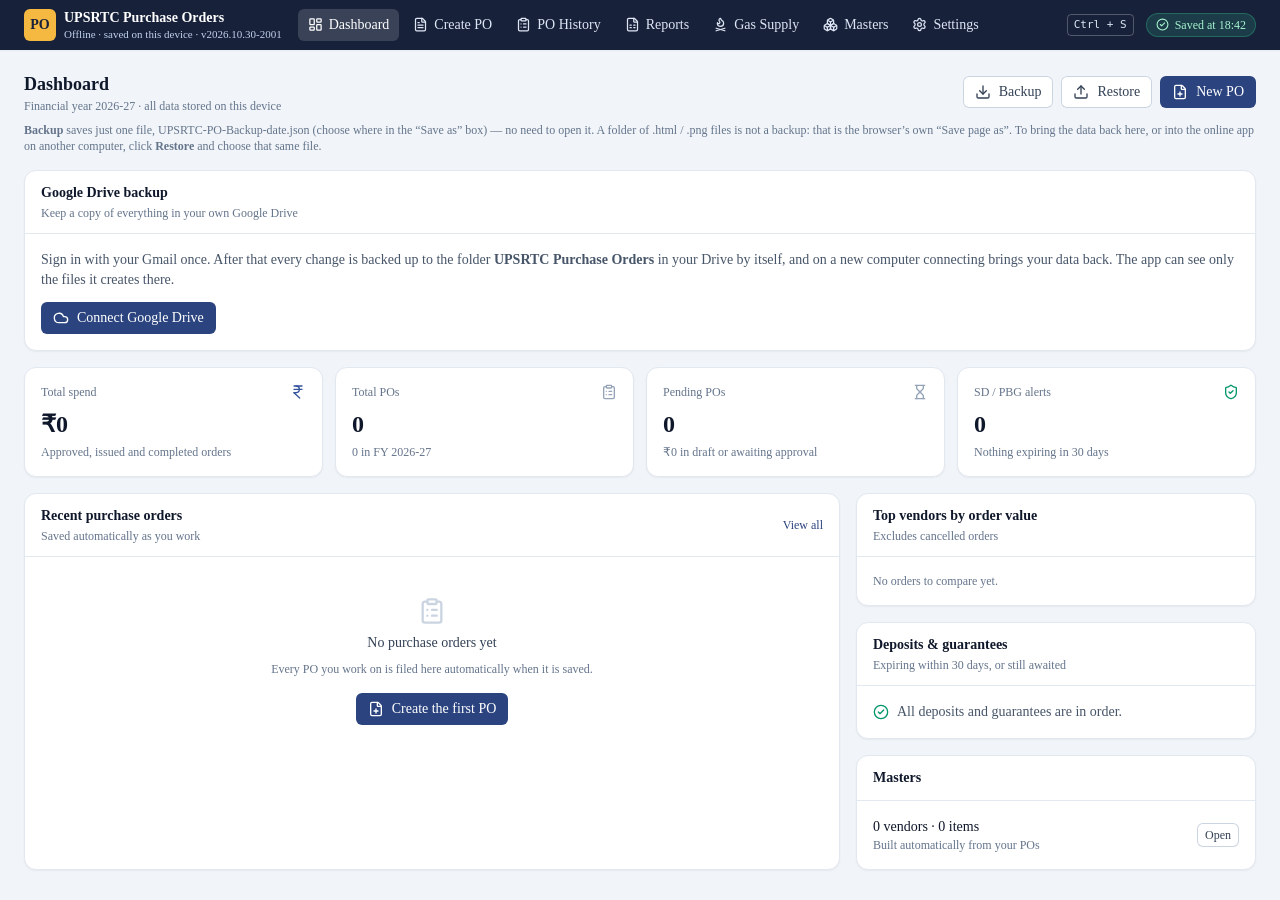
<file: index.html>
<!doctype html>
<html lang="en">
  <head>
    <meta charset="UTF-8" />
    <link rel="icon" type="image/svg+xml" href="./favicon.svg" />
    <link rel="manifest" href="./manifest.webmanifest" />
    <link rel="apple-touch-icon" href="./icons/apple-touch-icon.png" />
    <meta name="viewport" content="width=device-width, initial-scale=1.0" />
    <meta name="theme-color" content="#18213a" />
    <meta name="description" content="Offline Purchase Order management for Uttar Pradesh State Road Transport Corporation" />
    <title>UPSRTC Purchase Orders</title>
    <script type="module" crossorigin src="./assets/index-DYYd033g.js"></script>
    <link rel="stylesheet" crossorigin href="./assets/index-CMRLVIjp.css">
  </head>
  <body>
    <div id="root"></div>
  </body>
</html>
</file>
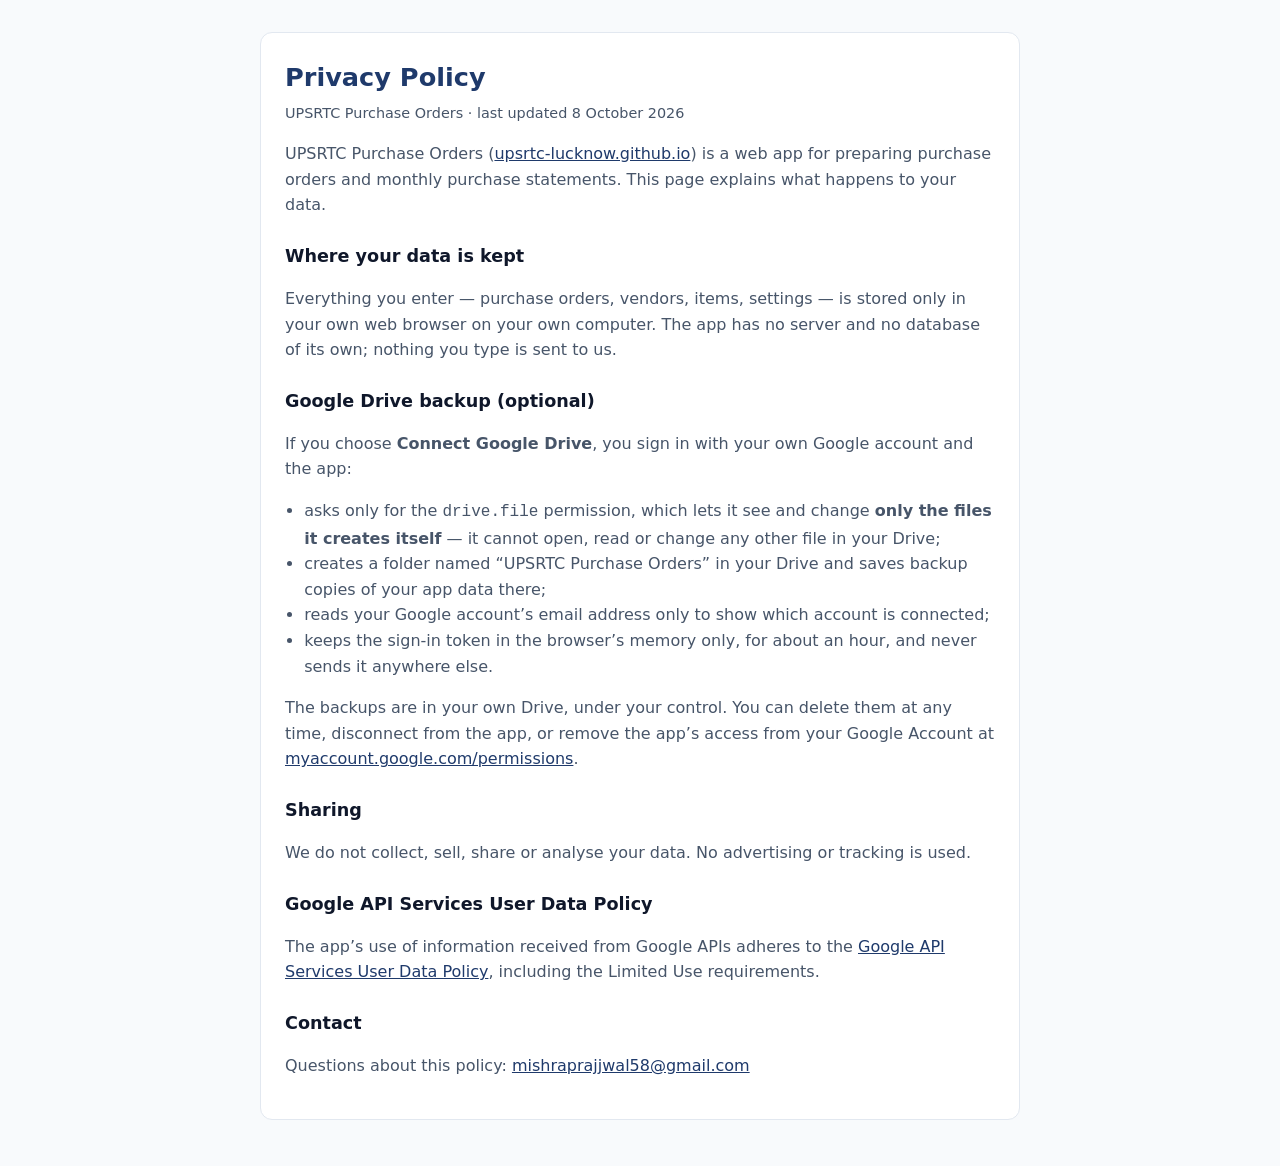
<file: privacy.html>
<!doctype html>
<html lang="en">
  <head>
    <meta charset="UTF-8" />
    <meta name="viewport" content="width=device-width, initial-scale=1.0" />
    <title>Privacy Policy — UPSRTC Purchase Orders</title>
    <style>
      :root {
        --bg: #f8fafc;
        --card: #ffffff;
        --ink: #0f172a;
        --muted: #475569;
        --rule: #e2e8f0;
        --accent: #1f3a6b;
      }
      @media (prefers-color-scheme: dark) {
        :root {
          --bg: #0f172a;
          --card: #111c33;
          --ink: #e2e8f0;
          --muted: #94a3b8;
          --rule: #1e2a44;
          --accent: #93b4e8;
        }
      }
      body {
        margin: 0;
        background: var(--bg);
        color: var(--ink);
        font: 16px/1.6 "Segoe UI", system-ui, -apple-system, Roboto, Arial, sans-serif;
      }
      main {
        max-width: 760px;
        margin: 0 auto;
        padding: 32px 16px 48px;
      }
      article {
        background: var(--card);
        border: 1px solid var(--rule);
        border-radius: 12px;
        padding: 24px;
      }
      h1 {
        margin: 0 0 4px;
        font-size: 1.6rem;
        color: var(--accent);
      }
      h2 {
        margin: 24px 0 6px;
        font-size: 1.1rem;
      }
      p,
      li {
        color: var(--muted);
      }
      ul {
        padding-left: 1.2rem;
      }
      a {
        color: var(--accent);
      }
      .updated {
        margin: 0 0 16px;
        font-size: 0.9rem;
      }
    </style>
  </head>
  <body>
    <main>
      <article>
        <h1>Privacy Policy</h1>
        <p class="updated">UPSRTC Purchase Orders · last updated 8 October 2026</p>

        <p>
          UPSRTC Purchase Orders (<a href="https://upsrtc-lucknow.github.io/">upsrtc-lucknow.github.io</a>) is a web app for
          preparing purchase orders and monthly purchase statements. This page explains what happens to your data.
        </p>

        <h2>Where your data is kept</h2>
        <p>
          Everything you enter — purchase orders, vendors, items, settings — is stored only in your own web browser on your
          own computer. The app has no server and no database of its own; nothing you type is sent to us.
        </p>

        <h2>Google Drive backup (optional)</h2>
        <p>If you choose <strong>Connect Google Drive</strong>, you sign in with your own Google account and the app:</p>
        <ul>
          <li>
            asks only for the <code>drive.file</code> permission, which lets it see and change <strong>only the files it
            creates itself</strong> — it cannot open, read or change any other file in your Drive;
          </li>
          <li>creates a folder named “UPSRTC Purchase Orders” in your Drive and saves backup copies of your app data there;</li>
          <li>reads your Google account’s email address only to show which account is connected;</li>
          <li>keeps the sign-in token in the browser’s memory only, for about an hour, and never sends it anywhere else.</li>
        </ul>
        <p>
          The backups are in your own Drive, under your control. You can delete them at any time, disconnect from the app, or
          remove the app’s access from your Google Account at
          <a href="https://myaccount.google.com/permissions">myaccount.google.com/permissions</a>.
        </p>

        <h2>Sharing</h2>
        <p>We do not collect, sell, share or analyse your data. No advertising or tracking is used.</p>

        <h2>Google API Services User Data Policy</h2>
        <p>
          The app’s use of information received from Google APIs adheres to the
          <a href="https://developers.google.com/terms/api-services-user-data-policy">Google API Services User Data Policy</a>,
          including the Limited Use requirements.
        </p>

        <h2>Contact</h2>
        <p>Questions about this policy: <a href="mailto:mishraprajjwal58@gmail.com">mishraprajjwal58@gmail.com</a></p>
      </article>
    </main>
  </body>
</html>
</file>
<file: assets/index-CMRLVIjp.css>
*,:before,:after{--tw-border-spacing-x: 0;--tw-border-spacing-y: 0;--tw-translate-x: 0;--tw-translate-y: 0;--tw-rotate: 0;--tw-skew-x: 0;--tw-skew-y: 0;--tw-scale-x: 1;--tw-scale-y: 1;--tw-pan-x: ;--tw-pan-y: ;--tw-pinch-zoom: ;--tw-scroll-snap-strictness: proximity;--tw-gradient-from-position: ;--tw-gradient-via-position: ;--tw-gradient-to-position: ;--tw-ordinal: ;--tw-slashed-zero: ;--tw-numeric-figure: ;--tw-numeric-spacing: ;--tw-numeric-fraction: ;--tw-ring-inset: ;--tw-ring-offset-width: 0px;--tw-ring-offset-color: #fff;--tw-ring-color: rgb(59 130 246 / .5);--tw-ring-offset-shadow: 0 0 #0000;--tw-ring-shadow: 0 0 #0000;--tw-shadow: 0 0 #0000;--tw-shadow-colored: 0 0 #0000;--tw-blur: ;--tw-brightness: ;--tw-contrast: ;--tw-grayscale: ;--tw-hue-rotate: ;--tw-invert: ;--tw-saturate: ;--tw-sepia: ;--tw-drop-shadow: ;--tw-backdrop-blur: ;--tw-backdrop-brightness: ;--tw-backdrop-contrast: ;--tw-backdrop-grayscale: ;--tw-backdrop-hue-rotate: ;--tw-backdrop-invert: ;--tw-backdrop-opacity: ;--tw-backdrop-saturate: ;--tw-backdrop-sepia: ;--tw-contain-size: ;--tw-contain-layout: ;--tw-contain-paint: ;--tw-contain-style: }::backdrop{--tw-border-spacing-x: 0;--tw-border-spacing-y: 0;--tw-translate-x: 0;--tw-translate-y: 0;--tw-rotate: 0;--tw-skew-x: 0;--tw-skew-y: 0;--tw-scale-x: 1;--tw-scale-y: 1;--tw-pan-x: ;--tw-pan-y: ;--tw-pinch-zoom: ;--tw-scroll-snap-strictness: proximity;--tw-gradient-from-position: ;--tw-gradient-via-position: ;--tw-gradient-to-position: ;--tw-ordinal: ;--tw-slashed-zero: ;--tw-numeric-figure: ;--tw-numeric-spacing: ;--tw-numeric-fraction: ;--tw-ring-inset: ;--tw-ring-offset-width: 0px;--tw-ring-offset-color: #fff;--tw-ring-color: rgb(59 130 246 / .5);--tw-ring-offset-shadow: 0 0 #0000;--tw-ring-shadow: 0 0 #0000;--tw-shadow: 0 0 #0000;--tw-shadow-colored: 0 0 #0000;--tw-blur: ;--tw-brightness: ;--tw-contrast: ;--tw-grayscale: ;--tw-hue-rotate: ;--tw-invert: ;--tw-saturate: ;--tw-sepia: ;--tw-drop-shadow: ;--tw-backdrop-blur: ;--tw-backdrop-brightness: ;--tw-backdrop-contrast: ;--tw-backdrop-grayscale: ;--tw-backdrop-hue-rotate: ;--tw-backdrop-invert: ;--tw-backdrop-opacity: ;--tw-backdrop-saturate: ;--tw-backdrop-sepia: ;--tw-contain-size: ;--tw-contain-layout: ;--tw-contain-paint: ;--tw-contain-style: }*,:before,:after{box-sizing:border-box;border-width:0;border-style:solid;border-color:#e5e7eb}:before,:after{--tw-content: ""}html,:host{line-height:1.5;-webkit-text-size-adjust:100%;-moz-tab-size:4;-o-tab-size:4;tab-size:4;font-family:Times New Roman,Times,Nirmala UI,"Noto Serif Devanagari",serif;font-feature-settings:normal;font-variation-settings:normal;-webkit-tap-highlight-color:transparent}body{margin:0;line-height:inherit}hr{height:0;color:inherit;border-top-width:1px}abbr:where([title]){-webkit-text-decoration:underline dotted;text-decoration:underline dotted}h1,h2,h3,h4,h5,h6{font-size:inherit;font-weight:inherit}a{color:inherit;text-decoration:inherit}b,strong{font-weight:bolder}code,kbd,samp,pre{font-family:Cascadia Mono,Consolas,SFMono-Regular,Menlo,monospace;font-feature-settings:normal;font-variation-settings:normal;font-size:1em}small{font-size:80%}sub,sup{font-size:75%;line-height:0;position:relative;vertical-align:baseline}sub{bottom:-.25em}sup{top:-.5em}table{text-indent:0;border-color:inherit;border-collapse:collapse}button,input,optgroup,select,textarea{font-family:inherit;font-feature-settings:inherit;font-variation-settings:inherit;font-size:100%;font-weight:inherit;line-height:inherit;letter-spacing:inherit;color:inherit;margin:0;padding:0}button,select{text-transform:none}button,input:where([type=button]),input:where([type=reset]),input:where([type=submit]){-webkit-appearance:button;background-color:transparent;background-image:none}:-moz-focusring{outline:auto}:-moz-ui-invalid{box-shadow:none}progress{vertical-align:baseline}::-webkit-inner-spin-button,::-webkit-outer-spin-button{height:auto}[type=search]{-webkit-appearance:textfield;outline-offset:-2px}::-webkit-search-decoration{-webkit-appearance:none}::-webkit-file-upload-button{-webkit-appearance:button;font:inherit}summary{display:list-item}blockquote,dl,dd,h1,h2,h3,h4,h5,h6,hr,figure,p,pre{margin:0}fieldset{margin:0;padding:0}legend{padding:0}ol,ul,menu{list-style:none;margin:0;padding:0}dialog{padding:0}textarea{resize:vertical}input::-moz-placeholder,textarea::-moz-placeholder{opacity:1;color:#9ca3af}input::placeholder,textarea::placeholder{opacity:1;color:#9ca3af}button,[role=button]{cursor:pointer}:disabled{cursor:default}img,svg,video,canvas,audio,iframe,embed,object{display:block;vertical-align:middle}img,video{max-width:100%;height:auto}[hidden]:where(:not([hidden=until-found])){display:none}:root{color-scheme:light}body{background-color:#f1f5f9;color:#0f172a;-webkit-font-smoothing:antialiased;-moz-osx-font-smoothing:grayscale}.container{width:100%}@media (min-width: 640px){.container{max-width:640px}}@media (min-width: 768px){.container{max-width:768px}}@media (min-width: 1024px){.container{max-width:1024px}}@media (min-width: 1280px){.container{max-width:1280px}}@media (min-width: 1536px){.container{max-width:1536px}}.sr-only{position:absolute;width:1px;height:1px;padding:0;margin:-1px;overflow:hidden;clip:rect(0,0,0,0);white-space:nowrap;border-width:0}.pointer-events-none{pointer-events:none}.pointer-events-auto{pointer-events:auto}.visible{visibility:visible}.invisible{visibility:hidden}.collapse{visibility:collapse}.static{position:static}.\!fixed{position:fixed!important}.fixed{position:fixed}.absolute{position:absolute}.relative{position:relative}.sticky{position:sticky}.inset-0{top:0;right:0;bottom:0;left:0}.inset-x-0{left:0;right:0}.bottom-0{bottom:0}.left-2\.5{left:.625rem}.left-4{left:1rem}.top-0{top:0}.top-2\.5{top:.625rem}.top-4{top:1rem}.z-40{z-index:40}.z-50{z-index:50}.z-\[60\]{z-index:60}.col-span-2{grid-column:span 2 / span 2}.-mx-1{margin-left:-.25rem;margin-right:-.25rem}.mx-auto{margin-left:auto;margin-right:auto}.my-8{margin-top:2rem;margin-bottom:2rem}.-ml-px{margin-left:-1px}.-mt-2{margin-top:-.5rem}.mb-1{margin-bottom:.25rem}.mb-1\.5{margin-bottom:.375rem}.mb-2{margin-bottom:.5rem}.mb-3{margin-bottom:.75rem}.mb-4{margin-bottom:1rem}.ml-1{margin-left:.25rem}.ml-2{margin-left:.5rem}.mr-auto{margin-right:auto}.mt-0\.5{margin-top:.125rem}.mt-1{margin-top:.25rem}.mt-1\.5{margin-top:.375rem}.mt-2{margin-top:.5rem}.mt-3{margin-top:.75rem}.mt-px{margin-top:1px}.block{display:block}.inline{display:inline}.flex{display:flex}.inline-flex{display:inline-flex}.\!table{display:table!important}.table{display:table}.flow-root{display:flow-root}.grid{display:grid}.contents{display:contents}.\!hidden{display:none!important}.hidden{display:none}.size-16{width:4rem;height:4rem}.size-4{width:1rem;height:1rem}.size-5{width:1.25rem;height:1.25rem}.size-7{width:1.75rem;height:1.75rem}.size-8{width:2rem;height:2rem}.h-1\.5{height:.375rem}.h-2{height:.5rem}.h-4{height:1rem}.h-6{height:1.5rem}.max-h-\[300px\]{max-height:300px}.max-h-\[60vh\]{max-height:60vh}.max-h-\[70vh\]{max-height:70vh}.max-h-full{max-height:100%}.min-h-screen{min-height:100vh}.w-16{width:4rem}.w-24{width:6rem}.w-28{width:7rem}.w-36{width:9rem}.w-4{width:1rem}.w-40{width:10rem}.w-6{width:1.5rem}.w-64{width:16rem}.w-8{width:2rem}.w-full{width:100%}.min-w-0{min-width:0px}.min-w-\[140px\]{min-width:140px}.min-w-\[220px\]{min-width:220px}.min-w-\[640px\]{min-width:640px}.min-w-\[720px\]{min-width:720px}.min-w-\[760px\]{min-width:760px}.min-w-\[860px\]{min-width:860px}.max-w-2xl{max-width:42rem}.max-w-3xl{max-width:48rem}.max-w-4xl{max-width:56rem}.max-w-5xl{max-width:64rem}.max-w-6xl{max-width:72rem}.max-w-\[1500px\]{max-width:1500px}.max-w-\[160px\]{max-width:160px}.max-w-\[220px\]{max-width:220px}.max-w-\[240px\]{max-width:240px}.max-w-\[260px\]{max-width:260px}.max-w-full{max-width:100%}.max-w-lg{max-width:32rem}.max-w-md{max-width:28rem}.max-w-sm{max-width:24rem}.max-w-xl{max-width:36rem}.flex-1{flex:1 1 0%}.shrink-0{flex-shrink:0}.grow{flex-grow:1}.transform{transform:translate(var(--tw-translate-x),var(--tw-translate-y)) rotate(var(--tw-rotate)) skew(var(--tw-skew-x)) skewY(var(--tw-skew-y)) scaleX(var(--tw-scale-x)) scaleY(var(--tw-scale-y))}@keyframes spin{to{transform:rotate(360deg)}}.animate-spin{animation:spin 1s linear infinite}.cursor-pointer{cursor:pointer}.list-disc{list-style-type:disc}.grid-cols-1{grid-template-columns:repeat(1,minmax(0,1fr))}.grid-cols-2{grid-template-columns:repeat(2,minmax(0,1fr))}.grid-cols-3{grid-template-columns:repeat(3,minmax(0,1fr))}.grid-cols-\[1fr_2fr_auto\]{grid-template-columns:1fr 2fr auto}.grid-cols-\[1fr_88px_88px\]{grid-template-columns:1fr 88px 88px}.grid-cols-\[1fr_auto\]{grid-template-columns:1fr auto}.grid-cols-\[auto_1fr\]{grid-template-columns:auto 1fr}.flex-col{flex-direction:column}.flex-wrap{flex-wrap:wrap}.place-items-center{place-items:center}.items-start{align-items:flex-start}.items-end{align-items:flex-end}.items-center{align-items:center}.items-baseline{align-items:baseline}.items-stretch{align-items:stretch}.justify-end{justify-content:flex-end}.justify-center{justify-content:center}.justify-between{justify-content:space-between}.gap-0\.5{gap:.125rem}.gap-1{gap:.25rem}.gap-1\.5{gap:.375rem}.gap-2{gap:.5rem}.gap-3{gap:.75rem}.gap-4{gap:1rem}.gap-x-2{-moz-column-gap:.5rem;column-gap:.5rem}.gap-x-3{-moz-column-gap:.75rem;column-gap:.75rem}.gap-x-4{-moz-column-gap:1rem;column-gap:1rem}.gap-y-0\.5{row-gap:.125rem}.gap-y-1{row-gap:.25rem}.gap-y-2{row-gap:.5rem}.space-y-0\.5>:not([hidden])~:not([hidden]){--tw-space-y-reverse: 0;margin-top:calc(.125rem * calc(1 - var(--tw-space-y-reverse)));margin-bottom:calc(.125rem * var(--tw-space-y-reverse))}.space-y-1>:not([hidden])~:not([hidden]){--tw-space-y-reverse: 0;margin-top:calc(.25rem * calc(1 - var(--tw-space-y-reverse)));margin-bottom:calc(.25rem * var(--tw-space-y-reverse))}.space-y-1\.5>:not([hidden])~:not([hidden]){--tw-space-y-reverse: 0;margin-top:calc(.375rem * calc(1 - var(--tw-space-y-reverse)));margin-bottom:calc(.375rem * var(--tw-space-y-reverse))}.space-y-2>:not([hidden])~:not([hidden]){--tw-space-y-reverse: 0;margin-top:calc(.5rem * calc(1 - var(--tw-space-y-reverse)));margin-bottom:calc(.5rem * var(--tw-space-y-reverse))}.space-y-2\.5>:not([hidden])~:not([hidden]){--tw-space-y-reverse: 0;margin-top:calc(.625rem * calc(1 - var(--tw-space-y-reverse)));margin-bottom:calc(.625rem * var(--tw-space-y-reverse))}.space-y-3>:not([hidden])~:not([hidden]){--tw-space-y-reverse: 0;margin-top:calc(.75rem * calc(1 - var(--tw-space-y-reverse)));margin-bottom:calc(.75rem * var(--tw-space-y-reverse))}.space-y-4>:not([hidden])~:not([hidden]){--tw-space-y-reverse: 0;margin-top:calc(1rem * calc(1 - var(--tw-space-y-reverse)));margin-bottom:calc(1rem * var(--tw-space-y-reverse))}.divide-y>:not([hidden])~:not([hidden]){--tw-divide-y-reverse: 0;border-top-width:calc(1px * calc(1 - var(--tw-divide-y-reverse)));border-bottom-width:calc(1px * var(--tw-divide-y-reverse))}.divide-amber-200\/70>:not([hidden])~:not([hidden]){border-color:#fde68ab3}.divide-slate-100>:not([hidden])~:not([hidden]){--tw-divide-opacity: 1;border-color:rgb(241 245 249 / var(--tw-divide-opacity, 1))}.divide-slate-200>:not([hidden])~:not([hidden]){--tw-divide-opacity: 1;border-color:rgb(226 232 240 / var(--tw-divide-opacity, 1))}.overflow-auto{overflow:auto}.overflow-hidden{overflow:hidden}.overflow-x-auto{overflow-x:auto}.overflow-y-auto{overflow-y:auto}.truncate{overflow:hidden;text-overflow:ellipsis;white-space:nowrap}.whitespace-nowrap{white-space:nowrap}.break-words{overflow-wrap:break-word}.rounded{border-radius:.25rem}.rounded-full{border-radius:9999px}.rounded-lg{border-radius:.5rem}.rounded-md{border-radius:.375rem}.rounded-xl{border-radius:.75rem}.rounded-l-none{border-top-left-radius:0;border-bottom-left-radius:0}.rounded-r-\[4px\]{border-top-right-radius:4px;border-bottom-right-radius:4px}.rounded-r-none{border-top-right-radius:0;border-bottom-right-radius:0}.border{border-width:1px}.border-2{border-width:2px}.border-b{border-bottom-width:1px}.border-t{border-top-width:1px}.border-dashed{border-style:dashed}.border-amber-200{--tw-border-opacity: 1;border-color:rgb(253 230 138 / var(--tw-border-opacity, 1))}.border-amber-300{--tw-border-opacity: 1;border-color:rgb(252 211 77 / var(--tw-border-opacity, 1))}.border-amber-300\/60{border-color:#fcd34d99}.border-amber-400{--tw-border-opacity: 1;border-color:rgb(251 191 36 / var(--tw-border-opacity, 1))}.border-brand-300{--tw-border-opacity: 1;border-color:rgb(151 178 222 / var(--tw-border-opacity, 1))}.border-brand-600{--tw-border-opacity: 1;border-color:rgb(51 83 156 / var(--tw-border-opacity, 1))}.border-emerald-200{--tw-border-opacity: 1;border-color:rgb(167 243 208 / var(--tw-border-opacity, 1))}.border-emerald-300{--tw-border-opacity: 1;border-color:rgb(110 231 183 / var(--tw-border-opacity, 1))}.border-rose-200{--tw-border-opacity: 1;border-color:rgb(254 205 211 / var(--tw-border-opacity, 1))}.border-rose-300{--tw-border-opacity: 1;border-color:rgb(253 164 175 / var(--tw-border-opacity, 1))}.border-sky-300{--tw-border-opacity: 1;border-color:rgb(125 211 252 / var(--tw-border-opacity, 1))}.border-slate-100{--tw-border-opacity: 1;border-color:rgb(241 245 249 / var(--tw-border-opacity, 1))}.border-slate-200{--tw-border-opacity: 1;border-color:rgb(226 232 240 / var(--tw-border-opacity, 1))}.border-slate-300{--tw-border-opacity: 1;border-color:rgb(203 213 225 / var(--tw-border-opacity, 1))}.border-white\/25{border-color:#ffffff40}.bg-amber-300\/15{background-color:#fcd34d26}.bg-amber-400\/15{background-color:#fbbf2426}.bg-amber-50{--tw-bg-opacity: 1;background-color:rgb(255 251 235 / var(--tw-bg-opacity, 1))}.bg-amber-500{--tw-bg-opacity: 1;background-color:rgb(245 158 11 / var(--tw-bg-opacity, 1))}.bg-brand-100{--tw-bg-opacity: 1;background-color:rgb(221 230 245 / var(--tw-bg-opacity, 1))}.bg-brand-50{--tw-bg-opacity: 1;background-color:rgb(240 244 251 / var(--tw-bg-opacity, 1))}.bg-brand-600{--tw-bg-opacity: 1;background-color:rgb(51 83 156 / var(--tw-bg-opacity, 1))}.bg-brand-700{--tw-bg-opacity: 1;background-color:rgb(43 68 127 / var(--tw-bg-opacity, 1))}.bg-brand-950{--tw-bg-opacity: 1;background-color:rgb(24 33 58 / var(--tw-bg-opacity, 1))}.bg-emerald-100{--tw-bg-opacity: 1;background-color:rgb(209 250 229 / var(--tw-bg-opacity, 1))}.bg-emerald-400\/15{background-color:#34d39926}.bg-emerald-50{--tw-bg-opacity: 1;background-color:rgb(236 253 245 / var(--tw-bg-opacity, 1))}.bg-emerald-600{--tw-bg-opacity: 1;background-color:rgb(5 150 105 / var(--tw-bg-opacity, 1))}.bg-orange-400\/15{background-color:#fb923c26}.bg-rose-50{--tw-bg-opacity: 1;background-color:rgb(255 241 242 / var(--tw-bg-opacity, 1))}.bg-rose-50\/60{background-color:#fff1f299}.bg-rose-500\/20{background-color:#f43f5e33}.bg-rose-600{--tw-bg-opacity: 1;background-color:rgb(225 29 72 / var(--tw-bg-opacity, 1))}.bg-saffron-400{--tw-bg-opacity: 1;background-color:rgb(245 185 66 / var(--tw-bg-opacity, 1))}.bg-sky-100{--tw-bg-opacity: 1;background-color:rgb(224 242 254 / var(--tw-bg-opacity, 1))}.bg-sky-50{--tw-bg-opacity: 1;background-color:rgb(240 249 255 / var(--tw-bg-opacity, 1))}.bg-sky-600{--tw-bg-opacity: 1;background-color:rgb(2 132 199 / var(--tw-bg-opacity, 1))}.bg-slate-100{--tw-bg-opacity: 1;background-color:rgb(241 245 249 / var(--tw-bg-opacity, 1))}.bg-slate-200{--tw-bg-opacity: 1;background-color:rgb(226 232 240 / var(--tw-bg-opacity, 1))}.bg-slate-50{--tw-bg-opacity: 1;background-color:rgb(248 250 252 / var(--tw-bg-opacity, 1))}.bg-slate-700{--tw-bg-opacity: 1;background-color:rgb(51 65 85 / var(--tw-bg-opacity, 1))}.bg-slate-900\/50{background-color:#0f172a80}.bg-slate-900\/60{background-color:#0f172a99}.bg-white{--tw-bg-opacity: 1;background-color:rgb(255 255 255 / var(--tw-bg-opacity, 1))}.bg-white\/15{background-color:#ffffff26}.object-contain{-o-object-fit:contain;object-fit:contain}.p-0{padding:0}.p-0\.5{padding:.125rem}.p-1{padding:.25rem}.p-2{padding:.5rem}.p-2\.5{padding:.625rem}.p-3{padding:.75rem}.p-4{padding:1rem}.p-5{padding:1.25rem}.p-6{padding:1.5rem}.px-0\.5{padding-left:.125rem;padding-right:.125rem}.px-1{padding-left:.25rem;padding-right:.25rem}.px-1\.5{padding-left:.375rem;padding-right:.375rem}.px-2{padding-left:.5rem;padding-right:.5rem}.px-2\.5{padding-left:.625rem;padding-right:.625rem}.px-3{padding-left:.75rem;padding-right:.75rem}.px-4{padding-left:1rem;padding-right:1rem}.px-5{padding-left:1.25rem;padding-right:1.25rem}.py-0\.5{padding-top:.125rem;padding-bottom:.125rem}.py-1{padding-top:.25rem;padding-bottom:.25rem}.py-1\.5{padding-top:.375rem;padding-bottom:.375rem}.py-10{padding-top:2.5rem;padding-bottom:2.5rem}.py-2{padding-top:.5rem;padding-bottom:.5rem}.py-3{padding-top:.75rem;padding-bottom:.75rem}.py-4{padding-top:1rem;padding-bottom:1rem}.py-5{padding-top:1.25rem;padding-bottom:1.25rem}.py-6{padding-top:1.5rem;padding-bottom:1.5rem}.py-8{padding-top:2rem;padding-bottom:2rem}.pb-1\.5{padding-bottom:.375rem}.pb-2{padding-bottom:.5rem}.pl-2\.5{padding-left:.625rem}.pl-5{padding-left:1.25rem}.pl-7{padding-left:1.75rem}.pr-1{padding-right:.25rem}.pr-2{padding-right:.5rem}.pt-2{padding-top:.5rem}.pt-3{padding-top:.75rem}.text-left{text-align:left}.text-center{text-align:center}.text-right{text-align:right}.font-mono{font-family:Cascadia Mono,Consolas,SFMono-Regular,Menlo,monospace}.font-sans{font-family:Times New Roman,Times,Nirmala UI,"Noto Serif Devanagari",serif}.text-2xl{font-size:1.5rem;line-height:2rem}.text-\[10px\]{font-size:10px}.text-\[11px\]{font-size:11px}.text-\[15px\]{font-size:15px}.text-base{font-size:1rem;line-height:1.5rem}.text-lg{font-size:1.125rem;line-height:1.75rem}.text-sm{font-size:.875rem;line-height:1.25rem}.text-xs{font-size:.75rem;line-height:1rem}.font-bold{font-weight:700}.font-medium{font-weight:500}.font-normal{font-weight:400}.font-semibold{font-weight:600}.uppercase{text-transform:uppercase}.tabular-nums{--tw-numeric-spacing: tabular-nums;font-variant-numeric:var(--tw-ordinal) var(--tw-slashed-zero) var(--tw-numeric-figure) var(--tw-numeric-spacing) var(--tw-numeric-fraction)}.leading-relaxed{line-height:1.625}.leading-tight{line-height:1.25}.tracking-wide{letter-spacing:.025em}.text-amber-100{--tw-text-opacity: 1;color:rgb(254 243 199 / var(--tw-text-opacity, 1))}.text-amber-200{--tw-text-opacity: 1;color:rgb(253 230 138 / var(--tw-text-opacity, 1))}.text-amber-600{--tw-text-opacity: 1;color:rgb(217 119 6 / var(--tw-text-opacity, 1))}.text-amber-700{--tw-text-opacity: 1;color:rgb(180 83 9 / var(--tw-text-opacity, 1))}.text-amber-800{--tw-text-opacity: 1;color:rgb(146 64 14 / var(--tw-text-opacity, 1))}.text-amber-900{--tw-text-opacity: 1;color:rgb(120 53 15 / var(--tw-text-opacity, 1))}.text-brand-100{--tw-text-opacity: 1;color:rgb(221 230 245 / var(--tw-text-opacity, 1))}.text-brand-200{--tw-text-opacity: 1;color:rgb(193 209 236 / var(--tw-text-opacity, 1))}.text-brand-600{--tw-text-opacity: 1;color:rgb(51 83 156 / var(--tw-text-opacity, 1))}.text-brand-700{--tw-text-opacity: 1;color:rgb(43 68 127 / var(--tw-text-opacity, 1))}.text-brand-800{--tw-text-opacity: 1;color:rgb(39 59 105 / var(--tw-text-opacity, 1))}.text-brand-900{--tw-text-opacity: 1;color:rgb(36 51 88 / var(--tw-text-opacity, 1))}.text-brand-950{--tw-text-opacity: 1;color:rgb(24 33 58 / var(--tw-text-opacity, 1))}.text-emerald-200{--tw-text-opacity: 1;color:rgb(167 243 208 / var(--tw-text-opacity, 1))}.text-emerald-600{--tw-text-opacity: 1;color:rgb(5 150 105 / var(--tw-text-opacity, 1))}.text-emerald-700{--tw-text-opacity: 1;color:rgb(4 120 87 / var(--tw-text-opacity, 1))}.text-emerald-800{--tw-text-opacity: 1;color:rgb(6 95 70 / var(--tw-text-opacity, 1))}.text-emerald-900{--tw-text-opacity: 1;color:rgb(6 78 59 / var(--tw-text-opacity, 1))}.text-orange-200{--tw-text-opacity: 1;color:rgb(254 215 170 / var(--tw-text-opacity, 1))}.text-rose-200{--tw-text-opacity: 1;color:rgb(254 205 211 / var(--tw-text-opacity, 1))}.text-rose-600{--tw-text-opacity: 1;color:rgb(225 29 72 / var(--tw-text-opacity, 1))}.text-rose-700{--tw-text-opacity: 1;color:rgb(190 18 60 / var(--tw-text-opacity, 1))}.text-rose-800{--tw-text-opacity: 1;color:rgb(159 18 57 / var(--tw-text-opacity, 1))}.text-rose-900{--tw-text-opacity: 1;color:rgb(136 19 55 / var(--tw-text-opacity, 1))}.text-saffron-500{--tw-text-opacity: 1;color:rgb(232 159 28 / var(--tw-text-opacity, 1))}.text-sky-800{--tw-text-opacity: 1;color:rgb(7 89 133 / var(--tw-text-opacity, 1))}.text-sky-900{--tw-text-opacity: 1;color:rgb(12 74 110 / var(--tw-text-opacity, 1))}.text-slate-300{--tw-text-opacity: 1;color:rgb(203 213 225 / var(--tw-text-opacity, 1))}.text-slate-400{--tw-text-opacity: 1;color:rgb(148 163 184 / var(--tw-text-opacity, 1))}.text-slate-500{--tw-text-opacity: 1;color:rgb(100 116 139 / var(--tw-text-opacity, 1))}.text-slate-600{--tw-text-opacity: 1;color:rgb(71 85 105 / var(--tw-text-opacity, 1))}.text-slate-700{--tw-text-opacity: 1;color:rgb(51 65 85 / var(--tw-text-opacity, 1))}.text-slate-800{--tw-text-opacity: 1;color:rgb(30 41 59 / var(--tw-text-opacity, 1))}.text-slate-900{--tw-text-opacity: 1;color:rgb(15 23 42 / var(--tw-text-opacity, 1))}.text-white{--tw-text-opacity: 1;color:rgb(255 255 255 / var(--tw-text-opacity, 1))}.underline{text-decoration-line:underline}.line-through{text-decoration-line:line-through}.opacity-60{opacity:.6}.opacity-80{opacity:.8}.shadow-lg{--tw-shadow: 0 10px 15px -3px rgb(0 0 0 / .1), 0 4px 6px -4px rgb(0 0 0 / .1);--tw-shadow-colored: 0 10px 15px -3px var(--tw-shadow-color), 0 4px 6px -4px var(--tw-shadow-color);box-shadow:var(--tw-ring-offset-shadow, 0 0 #0000),var(--tw-ring-shadow, 0 0 #0000),var(--tw-shadow)}.shadow-sm{--tw-shadow: 0 1px 2px 0 rgb(0 0 0 / .05);--tw-shadow-colored: 0 1px 2px 0 var(--tw-shadow-color);box-shadow:var(--tw-ring-offset-shadow, 0 0 #0000),var(--tw-ring-shadow, 0 0 #0000),var(--tw-shadow)}.shadow-xl{--tw-shadow: 0 20px 25px -5px rgb(0 0 0 / .1), 0 8px 10px -6px rgb(0 0 0 / .1);--tw-shadow-colored: 0 20px 25px -5px var(--tw-shadow-color), 0 8px 10px -6px var(--tw-shadow-color);box-shadow:var(--tw-ring-offset-shadow, 0 0 #0000),var(--tw-ring-shadow, 0 0 #0000),var(--tw-shadow)}.ring{--tw-ring-offset-shadow: var(--tw-ring-inset) 0 0 0 var(--tw-ring-offset-width) var(--tw-ring-offset-color);--tw-ring-shadow: var(--tw-ring-inset) 0 0 0 calc(3px + var(--tw-ring-offset-width)) var(--tw-ring-color);box-shadow:var(--tw-ring-offset-shadow),var(--tw-ring-shadow),var(--tw-shadow, 0 0 #0000)}.ring-1{--tw-ring-offset-shadow: var(--tw-ring-inset) 0 0 0 var(--tw-ring-offset-width) var(--tw-ring-offset-color);--tw-ring-shadow: var(--tw-ring-inset) 0 0 0 calc(1px + var(--tw-ring-offset-width)) var(--tw-ring-color);box-shadow:var(--tw-ring-offset-shadow),var(--tw-ring-shadow),var(--tw-shadow, 0 0 #0000)}.ring-2{--tw-ring-offset-shadow: var(--tw-ring-inset) 0 0 0 var(--tw-ring-offset-width) var(--tw-ring-offset-color);--tw-ring-shadow: var(--tw-ring-inset) 0 0 0 calc(2px + var(--tw-ring-offset-width)) var(--tw-ring-color);box-shadow:var(--tw-ring-offset-shadow),var(--tw-ring-shadow),var(--tw-shadow, 0 0 #0000)}.ring-inset{--tw-ring-inset: inset}.ring-amber-200{--tw-ring-opacity: 1;--tw-ring-color: rgb(253 230 138 / var(--tw-ring-opacity, 1))}.ring-amber-300\/30{--tw-ring-color: rgb(252 211 77 / .3)}.ring-amber-400{--tw-ring-opacity: 1;--tw-ring-color: rgb(251 191 36 / var(--tw-ring-opacity, 1))}.ring-brand-200{--tw-ring-opacity: 1;--tw-ring-color: rgb(193 209 236 / var(--tw-ring-opacity, 1))}.ring-brand-300{--tw-ring-opacity: 1;--tw-ring-color: rgb(151 178 222 / var(--tw-ring-opacity, 1))}.ring-brand-400{--tw-ring-opacity: 1;--tw-ring-color: rgb(102 139 204 / var(--tw-ring-opacity, 1))}.ring-emerald-200{--tw-ring-opacity: 1;--tw-ring-color: rgb(167 243 208 / var(--tw-ring-opacity, 1))}.ring-emerald-400{--tw-ring-opacity: 1;--tw-ring-color: rgb(52 211 153 / var(--tw-ring-opacity, 1))}.ring-emerald-400\/30{--tw-ring-color: rgb(52 211 153 / .3)}.ring-orange-400\/30{--tw-ring-color: rgb(251 146 60 / .3)}.ring-rose-200{--tw-ring-opacity: 1;--tw-ring-color: rgb(254 205 211 / var(--tw-ring-opacity, 1))}.ring-rose-400\/40{--tw-ring-color: rgb(251 113 133 / .4)}.ring-sky-200{--tw-ring-opacity: 1;--tw-ring-color: rgb(186 230 253 / var(--tw-ring-opacity, 1))}.ring-sky-400{--tw-ring-opacity: 1;--tw-ring-color: rgb(56 189 248 / var(--tw-ring-opacity, 1))}.ring-slate-200{--tw-ring-opacity: 1;--tw-ring-color: rgb(226 232 240 / var(--tw-ring-opacity, 1))}.ring-slate-300{--tw-ring-opacity: 1;--tw-ring-color: rgb(203 213 225 / var(--tw-ring-opacity, 1))}.filter{filter:var(--tw-blur) var(--tw-brightness) var(--tw-contrast) var(--tw-grayscale) var(--tw-hue-rotate) var(--tw-invert) var(--tw-saturate) var(--tw-sepia) var(--tw-drop-shadow)}.transition-colors{transition-property:color,background-color,border-color,text-decoration-color,fill,stroke;transition-timing-function:cubic-bezier(.4,0,.2,1);transition-duration:.15s}@media print{@page{size:A4 portrait;margin:0}html,body{background:#fff!important}}.placeholder\:text-slate-400::-moz-placeholder{--tw-text-opacity: 1;color:rgb(148 163 184 / var(--tw-text-opacity, 1))}.placeholder\:text-slate-400::placeholder{--tw-text-opacity: 1;color:rgb(148 163 184 / var(--tw-text-opacity, 1))}.last\:border-0:last-child{border-width:0px}.first-of-type\:border-0:first-of-type{border-width:0px}.first-of-type\:pt-0:first-of-type{padding-top:0}.hover\:border-brand-400:hover{--tw-border-opacity: 1;border-color:rgb(102 139 204 / var(--tw-border-opacity, 1))}.hover\:border-brand-500:hover{--tw-border-opacity: 1;border-color:rgb(68 107 185 / var(--tw-border-opacity, 1))}.hover\:bg-brand-100:hover{--tw-bg-opacity: 1;background-color:rgb(221 230 245 / var(--tw-bg-opacity, 1))}.hover\:bg-brand-50:hover{--tw-bg-opacity: 1;background-color:rgb(240 244 251 / var(--tw-bg-opacity, 1))}.hover\:bg-brand-800:hover{--tw-bg-opacity: 1;background-color:rgb(39 59 105 / var(--tw-bg-opacity, 1))}.hover\:bg-emerald-50:hover{--tw-bg-opacity: 1;background-color:rgb(236 253 245 / var(--tw-bg-opacity, 1))}.hover\:bg-rose-50:hover{--tw-bg-opacity: 1;background-color:rgb(255 241 242 / var(--tw-bg-opacity, 1))}.hover\:bg-rose-700:hover{--tw-bg-opacity: 1;background-color:rgb(190 18 60 / var(--tw-bg-opacity, 1))}.hover\:bg-saffron-500:hover{--tw-bg-opacity: 1;background-color:rgb(232 159 28 / var(--tw-bg-opacity, 1))}.hover\:bg-slate-100:hover{--tw-bg-opacity: 1;background-color:rgb(241 245 249 / var(--tw-bg-opacity, 1))}.hover\:bg-slate-200:hover{--tw-bg-opacity: 1;background-color:rgb(226 232 240 / var(--tw-bg-opacity, 1))}.hover\:bg-slate-50:hover{--tw-bg-opacity: 1;background-color:rgb(248 250 252 / var(--tw-bg-opacity, 1))}.hover\:bg-white\/10:hover{background-color:#ffffff1a}.hover\:bg-white\/15:hover{background-color:#ffffff26}.hover\:bg-white\/60:hover{background-color:#fff9}.hover\:text-brand-700:hover{--tw-text-opacity: 1;color:rgb(43 68 127 / var(--tw-text-opacity, 1))}.hover\:text-rose-600:hover{--tw-text-opacity: 1;color:rgb(225 29 72 / var(--tw-text-opacity, 1))}.hover\:text-slate-900:hover{--tw-text-opacity: 1;color:rgb(15 23 42 / var(--tw-text-opacity, 1))}.hover\:text-white:hover{--tw-text-opacity: 1;color:rgb(255 255 255 / var(--tw-text-opacity, 1))}.hover\:underline:hover{text-decoration-line:underline}.hover\:opacity-100:hover{opacity:1}.hover\:brightness-110:hover{--tw-brightness: brightness(1.1);filter:var(--tw-blur) var(--tw-brightness) var(--tw-contrast) var(--tw-grayscale) var(--tw-hue-rotate) var(--tw-invert) var(--tw-saturate) var(--tw-sepia) var(--tw-drop-shadow)}.focus\:border-brand-500:focus{--tw-border-opacity: 1;border-color:rgb(68 107 185 / var(--tw-border-opacity, 1))}.focus\:outline-none:focus{outline:2px solid transparent;outline-offset:2px}.focus\:ring-2:focus{--tw-ring-offset-shadow: var(--tw-ring-inset) 0 0 0 var(--tw-ring-offset-width) var(--tw-ring-offset-color);--tw-ring-shadow: var(--tw-ring-inset) 0 0 0 calc(2px + var(--tw-ring-offset-width)) var(--tw-ring-color);box-shadow:var(--tw-ring-offset-shadow),var(--tw-ring-shadow),var(--tw-shadow, 0 0 #0000)}.focus\:ring-brand-500:focus{--tw-ring-opacity: 1;--tw-ring-color: rgb(68 107 185 / var(--tw-ring-opacity, 1))}.focus\:ring-brand-500\/20:focus{--tw-ring-color: rgb(68 107 185 / .2)}.focus-visible\:outline-2:focus-visible{outline-width:2px}.focus-visible\:outline-offset-2:focus-visible{outline-offset:2px}.focus-visible\:outline-brand-600:focus-visible{outline-color:#33539c}.focus-visible\:outline-brand-700:focus-visible{outline-color:#2b447f}.focus-visible\:outline-rose-600:focus-visible{outline-color:#e11d48}.disabled\:cursor-not-allowed:disabled{cursor:not-allowed}.disabled\:bg-brand-300:disabled{--tw-bg-opacity: 1;background-color:rgb(151 178 222 / var(--tw-bg-opacity, 1))}.disabled\:bg-slate-50:disabled{--tw-bg-opacity: 1;background-color:rgb(248 250 252 / var(--tw-bg-opacity, 1))}.disabled\:text-slate-400:disabled{--tw-text-opacity: 1;color:rgb(148 163 184 / var(--tw-text-opacity, 1))}.disabled\:text-slate-500:disabled{--tw-text-opacity: 1;color:rgb(100 116 139 / var(--tw-text-opacity, 1))}@media (min-width: 640px){.sm\:col-span-2{grid-column:span 2 / span 2}.sm\:col-span-3{grid-column:span 3 / span 3}.sm\:ml-2{margin-left:.5rem}.sm\:inline-block{display:inline-block}.sm\:grid-cols-2{grid-template-columns:repeat(2,minmax(0,1fr))}.sm\:grid-cols-3{grid-template-columns:repeat(3,minmax(0,1fr))}.sm\:grid-cols-\[auto_1fr_1fr_auto\]{grid-template-columns:auto 1fr 1fr auto}.sm\:items-end{align-items:flex-end}.sm\:p-8{padding:2rem}.sm\:px-6{padding-left:1.5rem;padding-right:1.5rem}.sm\:pb-1{padding-bottom:.25rem}}@media (min-width: 768px){.md\:grid-cols-\[1fr_1fr\]{grid-template-columns:1fr 1fr}.md\:grid-cols-\[1fr_320px\]{grid-template-columns:1fr 320px}}@media (min-width: 1024px){.lg\:w-\[330px\]{width:330px}.lg\:w-\[380px\]{width:380px}.lg\:shrink-0{flex-shrink:0}.lg\:grid-cols-2{grid-template-columns:repeat(2,minmax(0,1fr))}.lg\:grid-cols-\[minmax\(0\,1fr\)_minmax\(0\,1\.3fr\)\]{grid-template-columns:minmax(0,1fr) minmax(0,1.3fr)}.lg\:flex-row{flex-direction:row}}@media (min-width: 1280px){.xl\:col-span-2{grid-column:span 2 / span 2}.xl\:grid-cols-3{grid-template-columns:repeat(3,minmax(0,1fr))}.xl\:grid-cols-4{grid-template-columns:repeat(4,minmax(0,1fr))}}@media print{.print\:block{display:block}.print\:hidden{display:none}.print\:max-w-none{max-width:none}.print\:overflow-visible{overflow:visible}.print\:bg-white{--tw-bg-opacity: 1;background-color:rgb(255 255 255 / var(--tw-bg-opacity, 1))}.print\:p-0{padding:0}.print\:pb-0{padding-bottom:0}}.po-paper{--navy: #1f3a6b;--rule: #14305c;--ink: #16181d;--blank: #93a3bb;--cell: #8794ab;position:relative;background:#fff;color:var(--ink);font-family:Times New Roman,Times,Nirmala UI,serif;font-size:12px;line-height:1.35;-webkit-print-color-adjust:exact;print-color-adjust:exact}.po-sheet{width:210mm;min-height:297mm;padding:12mm;margin:0 auto;box-shadow:0 1px 4px #0f172a2e}.po-doc{position:relative;display:flex;flex-direction:column;align-items:center;gap:16px}.po-page{display:flex;flex-direction:column;width:210mm;height:297mm;padding:12mm;overflow:hidden;box-shadow:0 1px 4px #0f172a2e}.po-page__content{display:flex;flex:1 1 auto;flex-direction:column;min-height:0}.po-page__spacer{flex:1 1 auto;min-height:8px}.po-page>.po-page__number{position:absolute;right:12mm;bottom:5mm;color:#6b7686;font-size:9.5px}.po-measure{position:absolute;top:0;left:0;z-index:-1;width:186mm;visibility:hidden;pointer-events:none}.po-page-probe{height:273mm}.po-sheet>*,.po-page>*{position:relative;z-index:1}.po-watermark{position:absolute;top:120mm;left:50%;z-index:0;transform:translate(-50%,-50%) rotate(-32deg);font-size:58px;font-weight:700;letter-spacing:6px;white-space:nowrap;color:#eef1f7;pointer-events:none;-webkit-user-select:none;-moz-user-select:none;user-select:none}.po-letterhead{display:grid;grid-template-columns:70px 1fr 70px;align-items:start;gap:8px}.po-letterhead__text{text-align:center}.po-office-title{margin:0;color:var(--navy);font-size:19px;font-weight:700;letter-spacing:.3px}.po-office-line{margin:1px 0 0;color:var(--navy);font-size:12.5px;font-weight:700;letter-spacing:.2px}.po-office-line a,.po-office-line .po-link{color:var(--navy);text-decoration:underline}.po-title-box{display:inline-block;margin-top:7px;padding:3px 18px;border:1.5px solid var(--rule);color:var(--navy);font-size:13px;font-weight:700;letter-spacing:2.5px}.po-logo{display:flex;width:70px;height:70px;align-items:center;justify-content:center;overflow:hidden}.po-logo img{max-width:100%;max-height:100%;-o-object-fit:contain;object-fit:contain}.po-logo__emblem{display:flex;width:58px;height:58px;flex-direction:column;align-items:center;justify-content:center;border:1.5px solid var(--navy);border-radius:50%;color:var(--navy);font-size:10px;font-weight:700;line-height:1.2;text-align:center;white-space:pre-line}.po-logo--editable{cursor:pointer;border-radius:6px;background:none;padding:0;border:1px dashed transparent}.po-logo--editable:hover{border-color:#6f86ad;background:#f4f7fc}.po-rule{height:0;margin:6px 0 8px;border:none;border-top:2.5px solid var(--rule)}.po-cont-header{display:flex;flex-wrap:wrap;gap:4px 14px;align-items:baseline;margin-bottom:8px;padding-bottom:4px;border-bottom:1.5px solid var(--rule);color:var(--navy);font-size:11.5px}.po-meta-row{display:flex;align-items:baseline;gap:6px;margin-bottom:4px}.po-label{font-weight:700;white-space:nowrap}.po-parties{display:grid;grid-template-columns:1.15fr 1fr;gap:14px;margin-top:6px}.po-to p{margin:0 0 2px}.po-to .po-field-line,.po-vendor-line{display:flex;align-items:baseline;gap:4px}.po-contact{width:100%;border-collapse:collapse;table-layout:fixed}.po-contact td{border:1px solid #1b1d22;padding:3px 6px;font-size:11.5px;vertical-align:middle}.po-contact td:first-child{width:40%;font-weight:700}.po-rate-line{display:flex;flex-wrap:wrap;align-items:baseline;gap:6px;margin-top:7px}.po-instruction{margin:10px 0 5px;font-style:italic;text-align:center;font-size:11.5px}.po-items{width:100%;border-collapse:collapse;table-layout:fixed}.po-items th,.po-items td{border:1px solid var(--cell);padding:0;font-size:11px;vertical-align:middle}.po-items thead th{border-color:var(--navy);background:var(--navy);padding:5px 3px;color:#fff;font-size:10px;font-weight:700;letter-spacing:.3px;text-align:center;text-transform:uppercase}.po-items tbody td{height:24px}.po-items .po-cell-text{display:block;overflow-wrap:anywhere;padding:3px 5px;min-height:17px}.po-items .po-total-label{padding:5px 8px;text-align:right;font-size:12.5px;font-weight:700;letter-spacing:.3px}.po-items .po-total-value{padding:5px 6px;text-align:right;font-size:12.5px;font-weight:700}.po-items .po-total-label--soft,.po-items .po-total-value--soft{font-size:11.5px;font-weight:400}.po-items .po-actions-cell{text-align:center;white-space:nowrap}.po-add-row{margin-top:6px}.po-section-title{margin:12px 0 6px;font-weight:700;text-decoration:underline}.po-terms{display:grid;grid-template-columns:1fr 1fr;gap:4px 18px}.po-line{display:flex;align-items:baseline;gap:5px}.po-line__number{flex:none;font-weight:700}.po-remark{display:inline-block;margin-top:12px;padding:4px 10px;border:1px solid #1b1d22;font-size:13.5px;font-weight:700}.po-remark em{color:#1b1d22}.po-footer{display:grid;grid-template-columns:1fr 1fr;gap:18px;margin-top:16px}.po-signs{display:flex;flex-direction:column;gap:22px;align-items:stretch}.po-sign{border-top:1px solid #1b1d22;padding-top:3px;text-align:center;font-weight:700}.po-sign__gap{height:26px}.po-blank{min-width:0;padding:0 3px;border:none;border-bottom:1px dotted var(--blank);background:transparent;color:inherit;font:inherit;border-radius:0}.po-blank:focus{outline:none;border-bottom:1px solid var(--navy);background:#fdf8e3}.po-autosize{display:inline-grid;min-width:0}.po-autosize:after,.po-autosize>input{grid-area:1 / 1;font:inherit;padding:0 3px}.po-autosize:after{content:attr(data-value);height:0;overflow:hidden;visibility:hidden;white-space:pre}.po-autosize>input{width:100%;min-width:0}.po-blank--text{display:inline-block;white-space:pre-wrap}.po-blank--plain,.po-blank--plain:focus{border-bottom:none}.po-blank--grow{flex:1 1 auto;width:100%}textarea.po-blank{display:block;width:100%;resize:vertical;line-height:1.35}.po-cell{width:100%;padding:3px 5px;border:none;background:transparent;color:inherit;font:inherit;border-radius:0}.po-pick{display:inline-flex;align-items:baseline;gap:3px;min-width:0}.po-pick--grow{display:flex;flex:1 1 auto}.po-cell-with-picker{display:flex;align-items:center;gap:2px;padding-right:3px}.po-cell-with-picker .po-cell{flex:1 1 auto;min-width:0}.po-cell:focus{outline:1px solid var(--navy);outline-offset:-1px;background:#fdf8e3}.po-cell::-moz-placeholder{color:#a9b3c4;font-style:italic}.po-cell::placeholder{color:#a9b3c4;font-style:italic}.po-align-right{text-align:right}.po-align-center{text-align:center}.po-print-copy{position:fixed;top:0;left:-10000px}.po-export-stage{position:fixed;top:0;left:0;z-index:0;background:#fff}.po-export-stage .po-page{margin:0;box-shadow:none}@media print{.po-print-copy{position:static;left:0}.po-doc{display:block;gap:0}.po-measure{display:none!important}.po-page{margin:0;box-shadow:none;-moz-column-break-after:page;break-after:page;page-break-after:always}.po-page:last-of-type{-moz-column-break-after:auto;break-after:auto;page-break-after:auto}}.rpt-doc{position:relative;display:flex;flex-direction:column;align-items:flex-start;gap:16px}.rpt-doc>.rpt-page,.rpt-doc>.rpt-doc{margin-left:auto;margin-right:auto}.rpt-paper{background:#fff;color:#111;font-family:Times New Roman,Times,Nirmala UI,serif}.rpt-page{display:flex;flex-direction:column;box-sizing:border-box;width:297mm;height:210mm;padding:10mm;overflow:hidden;box-shadow:0 1px 4px #0f172a2e}.rpt-page--portrait{width:210mm;height:297mm;padding:16mm 16mm 14mm}.rpt-measure{position:absolute;top:0;left:0;z-index:-1;width:277mm;visibility:hidden;pointer-events:none}.rpt-probe{height:190mm}.rpt-measure--portrait{width:178mm}.rpt-probe--portrait{height:267mm}.rpt-flow{display:flow-root}.rpt-stack{display:flex;flex-direction:column}.rpt-rc{font-size:12.5px;line-height:1.45}.rpt-rc .rpt-letter__office{margin-bottom:8px;font-size:15px}.rpt-rc .rpt-letter__ref{margin-bottom:6px}.rpt-rc__to{margin:0 0 6px 56px}.rpt-rc__greeting{margin:0}.rpt-rc .rpt-letter__body{margin-bottom:6px}.rpt-letter.rpt-rc .rpt-table{font-size:9.5px}.rpt-letter.rpt-rc .rpt-table td,.rpt-letter.rpt-rc .rpt-table th{padding:2px 3px}.rpt-rc .rpt-letter__signs{padding-top:30px}.rpt-title{margin:0 0 6px;text-align:center;font-size:13px;font-weight:700}.rpt-title u{text-underline-offset:2px}.rpt-table{width:100%;border-collapse:collapse;table-layout:fixed;font-size:10px}.rpt-table th,.rpt-table td{border:1px solid #222222;padding:2px 4px;line-height:1.25;vertical-align:middle;overflow-wrap:anywhere}.rpt-table th{background:#eee;text-align:center;font-weight:700}.rpt-c{text-align:center}.rpt-r{text-align:right;white-space:nowrap}.rpt-strong td,.rpt-strong{font-weight:700}.rpt-empty{padding:14px 4px!important;text-align:center;font-style:italic;color:#555}.rpt-signs{display:flex;justify-content:flex-end;gap:140px;padding:34px 60px 0 0;font-size:11px;font-weight:700}.rpt-spacer{flex:1}.rpt-page-number{margin-top:4px;text-align:right;font-size:9px}.rpt-letter{font-size:13.5px;line-height:1.55}.rpt-letter__office{margin:0 0 14px;text-align:center;font-size:16px;font-weight:700;line-height:1.4}.rpt-letter__ref{display:flex;justify-content:space-between;margin-bottom:12px}.rpt-letter__to{margin:0 0 12px 56px}.rpt-letter__subject{display:grid;grid-template-columns:56px 1fr;margin-bottom:10px}.rpt-letter__subject u{text-underline-offset:3px}.rpt-letter__body{margin:0 0 10px;text-indent:56px}.rpt-letter .rpt-table{font-family:Arial,Nirmala UI,sans-serif;font-size:11.5px}.rpt-letter .rpt-table td,.rpt-letter .rpt-table th{padding:4px 6px}.rpt-letter__signs{display:flex;justify-content:space-between;padding:48px 10px 0 60px;text-align:center;font-weight:700}.rpt-letter__signs--right{justify-content:flex-end;padding-right:30px}.rpt-export-stage{position:fixed;top:0;left:0;z-index:0;background:#fff}.rpt-export-stage .rpt-page{margin:0;box-shadow:none}.rpt-all{display:flex;flex-direction:column;gap:16px}.rpt-eicher__head{display:grid;grid-template-columns:110px 1fr 110px;align-items:center;margin-bottom:18px}.rpt-eicher__logo{width:100px;height:auto}.rpt-eicher__office{margin:0;text-align:center;font-size:22px;font-weight:700;line-height:1.5}.rpt-eicher__enclosure{margin:18px 0 0}.rpt-eicher__sign{display:flex;flex-direction:column;align-items:flex-end;gap:40px;margin-top:20px;padding-right:40px;text-align:center}.rpt-eicher__signer{font-weight:400}.rpt-eicher__title{font-size:15px;margin-bottom:8px}.rpt-eicher__table{font-family:Calibri,Arial,Nirmala UI,sans-serif;font-size:10.5px}.rpt-eicher__table td{padding:4px 5px}.rpt-money{display:flex;justify-content:space-between;gap:6px}.rpt-eicher__signs{display:flex;justify-content:space-around;padding-top:34px;font-size:12px;font-weight:700;text-align:center}@media print{.rpt-doc{display:block}.rpt-measure{display:none!important}.rpt-page,.rpt-doc>.rpt-page{margin:0;box-shadow:none;-moz-column-break-after:page;break-after:page;page-break-after:always}.rpt-page:last-of-type{-moz-column-break-after:auto;break-after:auto;page-break-after:auto}.rpt-all{display:block}.rpt-all>.rpt-doc+.rpt-doc{-moz-column-break-before:page;break-before:page;page-break-before:always}}.gas-letter{font-size:13px}.gas-firm{margin:0 0 12px;line-height:1.45}.gas-letter .gas-table{margin-bottom:14px;font-size:11.5px}.gas-letter .gas-table td,.gas-letter .gas-table th{padding:4px 6px}.gas-terms td{vertical-align:top}.gas-terms__title{text-align:left!important;background:#fff!important}.gas-sign{margin:26px 20px 10px auto;width:-moz-max-content;width:max-content;text-align:center;font-weight:700}.gas-copy{margin-top:6px}.gas-copy__lead{margin:0 0 4px}.gas-copy ol{margin:0;padding-left:18px;list-style:none}.gas-copy li{line-height:1.5}
</file>
